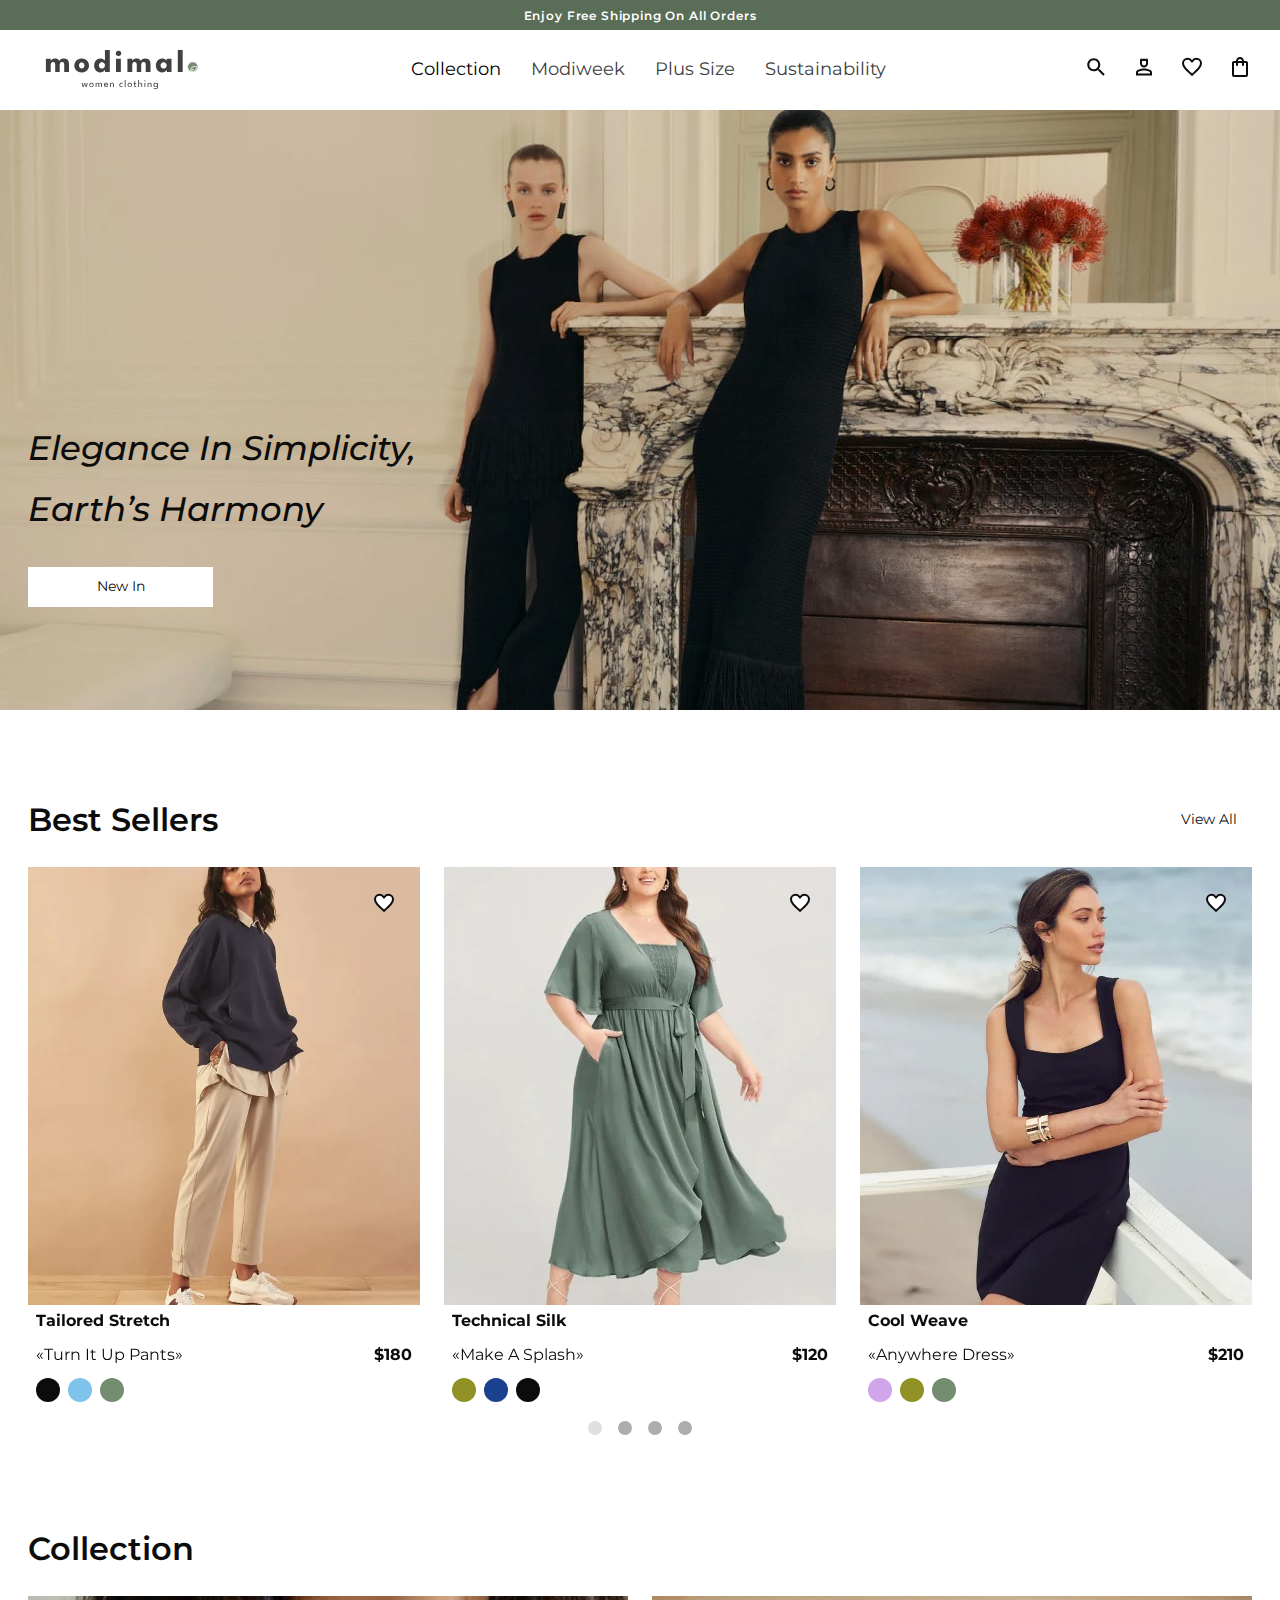
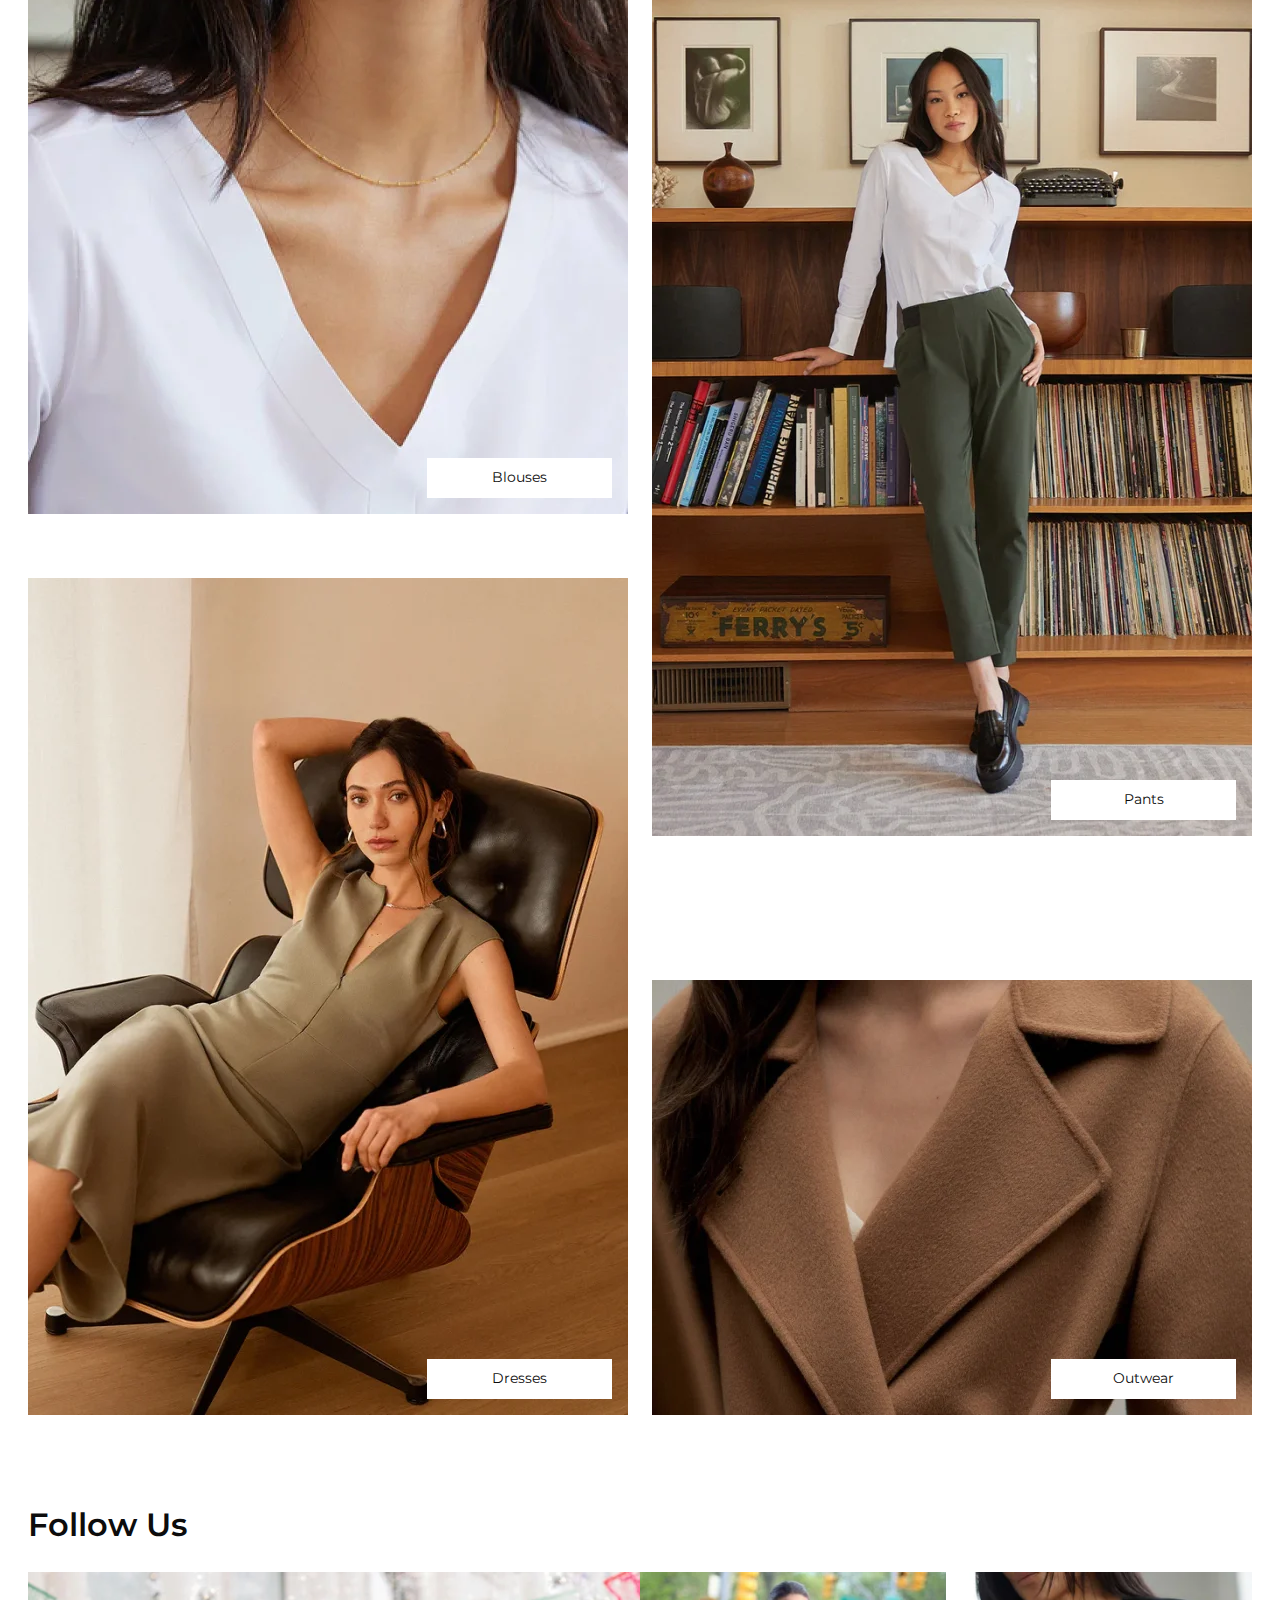
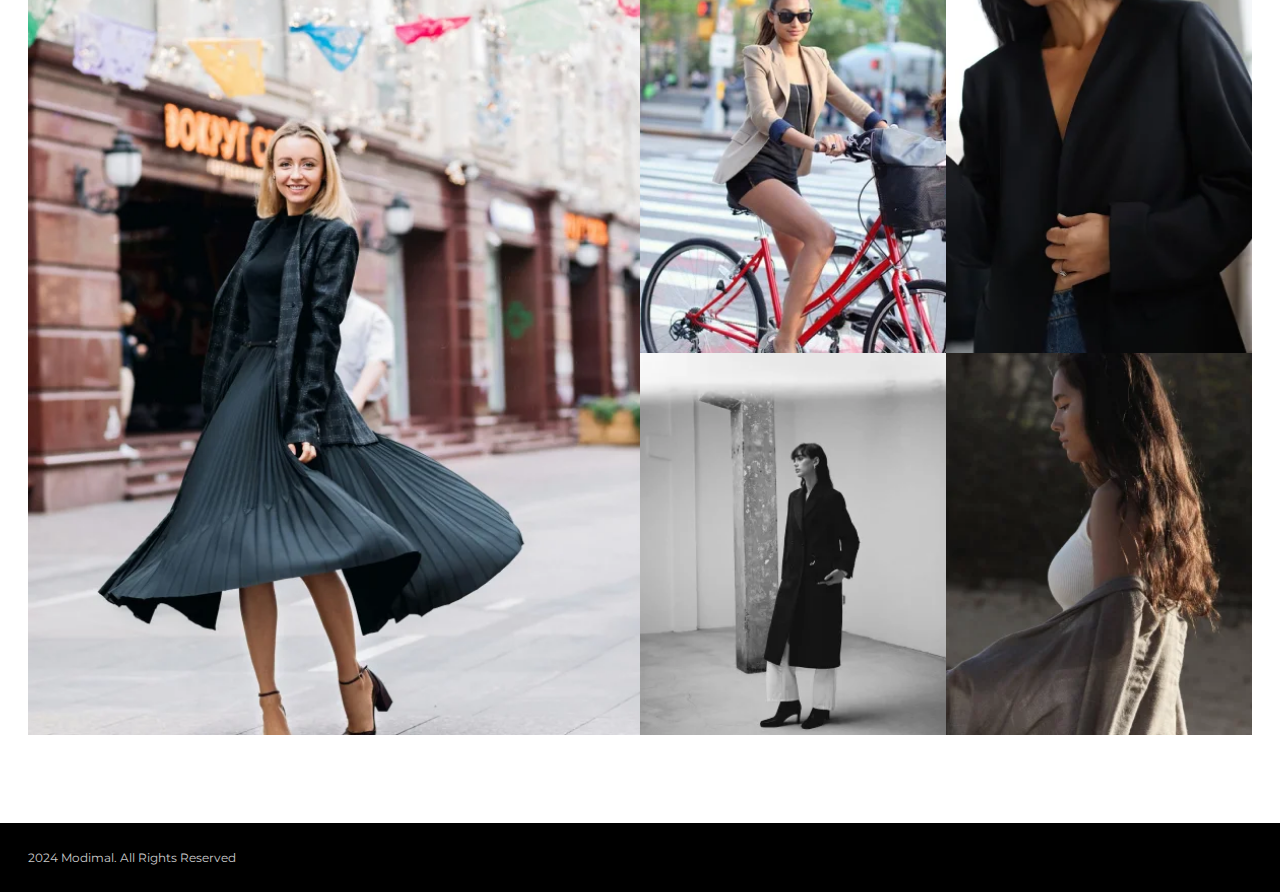
<file: docs/index.html>
<!DOCTYPE html><html lang="en"><head><meta charset="UTF-8"/><meta http-equiv="X-UA-Compatible" content="IE=edge"/><meta name="viewport" content="width=device-width, initial-scale=1.0"/><title>Modimal</title><link rel="stylesheet" href="./css/main.css"/><link rel="icon" type="image/x-icon" href="./img/favicons/favicon.svg"><link rel="apple-touch-icon" sizes="180x180" href="./img/favicons/apple-touch-icon.png"></head><body><section class="top-info"><div class="container"><p> Enjoy Free Shipping On&#160;All Orders</p></div></section><header class="header"><div class="container"><div class="header__row"><div class="header__logo"> <a href="#!" class="logo"><img src="./img/logo/logo.svg" alt="Modimal"></a></div><nav class="header__nav nav"><ul class="nav__list"><li><a href="#!" class="active">Collection</a></li><li><a href="#!">Modiweek</a></li><li><a href="#!">Plus Size</a></li><li><a href="#!">Sustainability</a></li></ul></nav><div class="header__account header__account--first"><ul class="account"><li class="account__menu"> <button class="mobile-nav-btn"><div class="nav-icon"></div></button></li><li class="account__search"> <a href="#!"><svg class="icon icon--search"><use href="./img/svgsprite/sprite.symbol.svg#search"></use></svg></a></li><li> <a href="#!"><svg class="icon icon--person"><use href="./img/svgsprite/sprite.symbol.svg#person"></use></svg></a></li></ul></div><div class="header__account"><ul class="account"><li><a href="#!"><svg class="icon icon--favorite"><use href="./img/svgsprite/sprite.symbol.svg#favorite"></use></svg></a></li><li><a href="#!"><svg class="icon icon--bag"><use href="./img/svgsprite/sprite.symbol.svg#bag"></use></svg></a></li></ul></div><div class="header__nav-btn"> <button class="mobile-nav-btn"><div class="nav-icon"></div></button></div></div></div></header><div class="mobile-nav "><div class="mobile-nav__links"><ul class="mobile-links"><li class="mobile-links__parent"> <button class="mobile-links__parent-btn"> <span class="mobile-links__parent-title">Collection</span><svg class="mobile-links__parent-btn__icon icon icon--arrow "><use href="./img/svgsprite/sprite.symbol.svg#arrow"></use></svg></button><div class="mobile-sub"><ul class="mobile-sub-list"><li class="mobile-sub-list__item"> <a href="#!" class="mobile-sub-list__link">shop all</a></li><li class="mobile-sub-list__item"> <a href="#!" class="mobile-sub-list__link">tops & blouses</a></li><li class="mobile-sub-list__item"> <a href="#!" class="mobile-sub-list__link">tees</a></li><li class="mobile-sub-list__item"> <a href="#!" class="mobile-sub-list__link">pants</a></li><li class="mobile-sub-list__item"> <a href="#!" class="mobile-sub-list__link">jackets & outwears</a></li><li class="mobile-sub-list__item"> <a href="#!" class="mobile-sub-list__link">pullovers</a></li><li class="mobile-sub-list__item"> <a href="#!" class="mobile-sub-list__link">dresses & jumpsuits</a></li><li class="mobile-sub-list__item"> <a href="#!" class="mobile-sub-list__link">short & skirts</a></li></ul></div></li><li class="mobile-links__parent"> <button class="mobile-links__parent-btn"> <span class="mobile-links__parent-title">Modiweek</span><svg class="icon icon--arrow mobile-links__parent-btn__icon"><use href="./img/svgsprite/sprite.symbol.svg#arrow"></use></svg></button><div class="mobile-sub"><ul class="mobile-sub-list"><li class="mobile-sub-list__item"> <a href="#!" class="mobile-sub-list__link">shop all</a></li><li class="mobile-sub-list__item"> <a href="#!" class="mobile-sub-list__link">tops & blouses</a></li><li class="mobile-sub-list__item"> <a href="#!" class="mobile-sub-list__link">tees</a></li><li class="mobile-sub-list__item"> <a href="#!" class="mobile-sub-list__link">pants</a></li><li class="mobile-sub-list__item"> <a href="#!" class="mobile-sub-list__link">jackets & outwears</a></li><li class="mobile-sub-list__item"> <a href="#!" class="mobile-sub-list__link">pullovers</a></li><li class="mobile-sub-list__item"> <a href="#!" class="mobile-sub-list__link">dresses & jumpsuits</a></li><li class="mobile-sub-list__item"> <a href="#!" class="mobile-sub-list__link">short & skirts</a></li></ul></div></li><li class="mobile-links__parent"> <button class="mobile-links__parent-btn"> <span class="mobile-links__parent-title">Plus size</span><svg class="icon icon--arrow mobile-links__parent-btn__icon"><use href="./img/svgsprite/sprite.symbol.svg#arrow"></use></svg></button><div class="mobile-sub"><ul class="mobile-sub-list"><li class="mobile-sub-list__item"> <a href="#!" class="mobile-sub-list__link">shop all</a></li><li class="mobile-sub-list__item"> <a href="#!" class="mobile-sub-list__link">tops & blouses</a></li><li class="mobile-sub-list__item"> <a href="#!" class="mobile-sub-list__link">tees</a></li><li class="mobile-sub-list__item"> <a href="#!" class="mobile-sub-list__link">pants</a></li><li class="mobile-sub-list__item"> <a href="#!" class="mobile-sub-list__link">jackets & outwears</a></li><li class="mobile-sub-list__item"> <a href="#!" class="mobile-sub-list__link">pullovers</a></li><li class="mobile-sub-list__item"> <a href="#!" class="mobile-sub-list__link">dresses & jumpsuits</a></li><li class="mobile-sub-list__item"> <a href="#!" class="mobile-sub-list__link">short & skirts</a></li></ul></div></li></ul></div><div class="mobile-nav__btns"> <a href="#!" class="btn-outline"><svg class="icon icon--person"><use href="./img/svgsprite/sprite.symbol.svg#person"></use></svg>Log In</a> <a href="#!" class="btn-outline">Create Account</a></div></div><main class="main"><section class="hero"><div class="container"><div class="hero__content"><h1 class="hero__title"> Elegance in&#160;simplicity, Earth&#8217;s harmony</h1> <a href="#!" class="btn">New In</a></div></div></section><section class="best"><div class="container"><div class="best__title-wrapper"><h2 class="best__title title">Best Sellers</h2><div class="best__link"> <a href="#!" class="btn btn--small">View All</a></div></div><div class="best__cards"><div class="swiper"><div class="swiper-wrapper"><div class="swiper-slide"><article class="card"><div class="card__fav-btn"> <button class="card__btn-fav"><svg class="icon icon--favorite"><use href="./img/svgsprite/sprite.symbol.svg#favorite"></use></svg></button></div><div class="card__picture"><picture><source srcset="./img/best/best-01.webp 1x, ./img/best/best-01@2x.webp 2x" type="image/webp"><source srcset="./img/best/best-01.jpg 1x, ./img/best/best-01@2x.jpg 2x" type="image/jpeg"> <img src="./img/best/best-01.jpg" alt="Tailored stretch" class="card__img"></picture></div><div class="card__body"><h3 class="card__title"> <a href="#!">tailored stretch</a></h3><div class="card__cols"><div class="card__desc">&#171;turn it&#160;up&#160;pants&#187;</div><div class="card__price">$180</div></div><div class="card__colors"><div class="color color--black"></div><div class="color color--blue"></div><div class="color color--green"></div></div></div></article></div><div class="swiper-slide"><article class="card"><div class="card__fav-btn"> <button class="card__btn-fav"><svg class="icon icon--favorite"><use href="./img/svgsprite/sprite.symbol.svg#favorite"></use></svg></button></div><div class="card__picture"><picture><source srcset="./img/best/best-02.webp 1x, ./img/best/best-02@2x.webp 2x" type="image/webp"><source srcset="./img/best/best-02.jpg 1x, ./img/best/best-02@2x.jpg 2x" type="image/jpeg"> <img src="./img/best/best-02.jpg" alt="Tailored stretch" class="card__img"></picture></div><div class="card__body"><h3 class="card__title"> <a href="#!">Technical Silk</a></h3><div class="card__cols"><div class="card__desc">&#171;Make A&#160;Splash&#187;</div><div class="card__price">$120</div></div><div class="card__colors"><div class="color color--olive"></div><div class="color color--navy"></div><div class="color color--black"></div></div></div></article></div><div class="swiper-slide"><article class="card"><div class="card__fav-btn"> <button class="card__btn-fav"><svg class="icon icon--favorite"><use href="./img/svgsprite/sprite.symbol.svg#favorite"></use></svg></button></div><div class="card__picture"><picture><source srcset="./img/best/best-03.webp 1x, ./img/best/best-03@2x.webp 2x" type="image/webp"><source srcset="./img/best/best-03.jpg 1x, ./img/best/best-03@2x.jpg 2x" type="image/jpeg"> <img src="./img/best/best-03.jpg" alt="Tailored stretch" class="card__img"></picture></div><div class="card__body"><h3 class="card__title"> <a href="#!">Cool Weave</a></h3><div class="card__cols"><div class="card__desc">&#171;Anywhere Dress&#187;</div><div class="card__price">$210</div></div><div class="card__colors"><div class="color color--pink"></div><div class="color color--olive"></div><div class="color color--green"></div></div></div></article></div><div class="swiper-slide"><article class="card"><div class="card__fav-btn"> <button class="card__btn-fav"><svg class="icon icon--favorite"><use href="./img/svgsprite/sprite.symbol.svg#favorite"></use></svg></button></div><div class="card__picture"><picture><source srcset="./img/best/best-04.webp 1x, ./img/best/best-04@2x.webp 2x" type="image/webp"><source srcset="./img/best/best-04.jpg 1x, ./img/best/best-04@2x.jpg 2x" type="image/jpeg"> <img src="./img/best/best-04.jpg" alt="Tailored stretch" class="card__img"></picture></div><div class="card__body"><h3 class="card__title"> <a href="#!">Cool Dress</a></h3><div class="card__cols"><div class="card__desc">&#171;Anywhere Dress&#187;</div><div class="card__price">$210</div></div><div class="card__colors"><div class="color color--white"></div><div class="color color--black"></div><div class="color color--green"></div></div></div></article></div><div class="swiper-slide"><article class="card"><div class="card__fav-btn"> <button class="card__btn-fav"><svg class="icon icon--favorite"><use href="./img/svgsprite/sprite.symbol.svg#favorite"></use></svg></button></div><div class="card__picture"><picture><source srcset="./img/best/best-05.webp 1x, ./img/best/best-05@2x.webp 2x" type="image/webp"><source srcset="./img/best/best-05.jpg 1x, ./img/best/best-05@2x.jpg 2x" type="image/jpeg"> <img src="./img/best/best-05.jpg" alt="Tailored stretch" class="card__img"></picture></div><div class="card__body"><h3 class="card__title"> <a href="#!">Cool Blause</a></h3><div class="card__cols"><div class="card__desc">&#171;Anywhere Dress&#187;</div><div class="card__price">$210</div></div><div class="card__colors"><div class="color color--blue"></div><div class="color color--white"></div><div class="color color--green"></div></div></div></article></div><div class="swiper-slide"><article class="card"><div class="card__fav-btn"> <button class="card__btn-fav"><svg class="icon icon--favorite"><use href="./img/svgsprite/sprite.symbol.svg#favorite"></use></svg></button></div><div class="card__picture"><picture><source srcset="./img/best/best-06.webp 1x, ./img/best/best-06@2x.webp 2x" type="image/webp"><source srcset="./img/best/best-06.jpg 1x, ./img/best/best-06@2x.jpg 2x" type="image/jpeg"> <img src="./img/best/best-06.jpg" alt="Tailored stretch" class="card__img"></picture></div><div class="card__body"><h3 class="card__title"> <a href="#!">Summer Dress</a></h3><div class="card__cols"><div class="card__desc">&#171;Anywhere Dress&#187;</div><div class="card__price">$210</div></div><div class="card__colors"><div class="color color--white"></div><div class="color color--olive"></div><div class="color color--green"></div></div></div></article></div></div><div class="swiper-pagination"></div></div></div></div></section><section class="collection"><div class="container"><h2 class="collection__title title"> Collection</h2><div class="collection__cols"><div class="collection__col"><article class="card-collection"><picture><source srcset="./img/collection/collection-01.webp 1x, ./img/collection/collection-01@2x.webp 2x" type="image/webp"><source srcset="./img/collection/collection-01.jpg 1x, ./img/collection/collection-01@2x.jpg 2x" type="image/jpeg"> <img src="./img/collection/collection-01.jpg" alt="Blouses" class="card-collection__img"></picture><div class="card-collection__link"> <a href="#!" class="btn btn--mobile-wide">Blouses</a></div></article><article class="card-collection"><picture><source srcset="./img/collection/collection-02.webp 1x, ./img/collection/collection-02@2x.webp 2x" type="image/webp"><source srcset="./img/collection/collection-02.jpg 1x, ./img/collection/collection-02@2x.jpg 2x" type="image/jpeg"> <img src="./img/collection/collection-02.jpg" alt="Blouses" class="card-collection__img"></picture><div class="card-collection__link"> <a href="#!" class="btn btn--mobile-wide">Dresses</a></div></article></div><div class="collection__col"><article class="card-collection"><picture><source srcset="./img/collection/collection-03.webp 1x, ./img/collection/collection-03@2x.webp 2x" type="image/webp"><source srcset="./img/collection/collection-03.jpg 1x, ./img/collection/collection-03@2x.jpg 2x" type="image/jpeg"> <img src="./img/collection/collection-03.jpg" alt="Blouses" class="card-collection__img"></picture><div class="card-collection__link"> <a href="#!" class="btn btn--mobile-wide">Pants</a></div></article><article class="card-collection"><picture><source srcset="./img/collection/collection-04.webp 1x, ./img/collection/collection-04@2x.webp 2x" type="image/webp"><source srcset="./img/collection/collection-04.jpg 1x, ./img/collection/collection-04@2x.jpg 2x" type="image/jpeg"> <img src="./img/collection/collection-04.jpg" alt="Blouses" class="card-collection__img"></picture><div class="card-collection__link"> <a href="#!" class="btn btn--mobile-wide">Outwear</a></div></article></div></div></div></section><section class="follow"><div class="container"><h2 class="follow__title title">Follow us</h2><div class="follow__grid"><picture><source srcset="./img/follow/follow-01.webp 1x, ./img/follow/follow-01@2x.webp 2x" type="image/webp"><source srcset="./img/follow/follow-01.jpg 1x, ./img/follow/follow-01@2x.jpg 2x" type="image/jpeg"> <img src="./img/follow/follow-01.jpg" alt="" class="follow__img"></picture><picture><source srcset="./img/follow/follow-02.webp 1x, ./img/follow/follow-02@2x.webp 2x" type="image/webp"><source srcset="./img/follow/follow-02.jpg 1x, ./img/follow/follow-02@2x.jpg 2x" type="image/jpeg"> <img src="./img/follow/follow-02.jpg" alt="" class="follow__img"></picture><picture><source srcset="./img/follow/follow-03.webp 1x, ./img/follow/follow-03@2x.webp 2x" type="image/webp"><source srcset="./img/follow/follow-03.jpg 1x, ./img/follow/follow-03@2x.jpg 2x" type="image/jpeg"> <img src="./img/follow/follow-03.jpg" alt="" class="follow__img"></picture><picture><source srcset="./img/follow/follow-04.webp 1x, ./img/follow/follow-04@2x.webp 2x" type="image/webp"><source srcset="./img/follow/follow-04.jpg 1x, ./img/follow/follow-04@2x.jpg 2x" type="image/jpeg"> <img src="./img/follow/follow-04.jpg" alt="" class="follow__img"></picture><picture><source srcset="./img/follow/follow-05.webp 1x, ./img/follow/follow-05@2x.webp 2x" type="image/webp"><source srcset="./img/follow/follow-05.jpg 1x, ./img/follow/follow-05@2x.jpg 2x" type="image/jpeg"> <img src="./img/follow/follow-05.jpg" alt="" class="follow__img"></picture></div></div></section></main><footer class="footer"><div class="container"><div class="footer__copyright"><p>2024 modimal. All Rights Reserved</p></div></div></footer><script src="./js/index.bundle.js"></script></body></html>
</file>
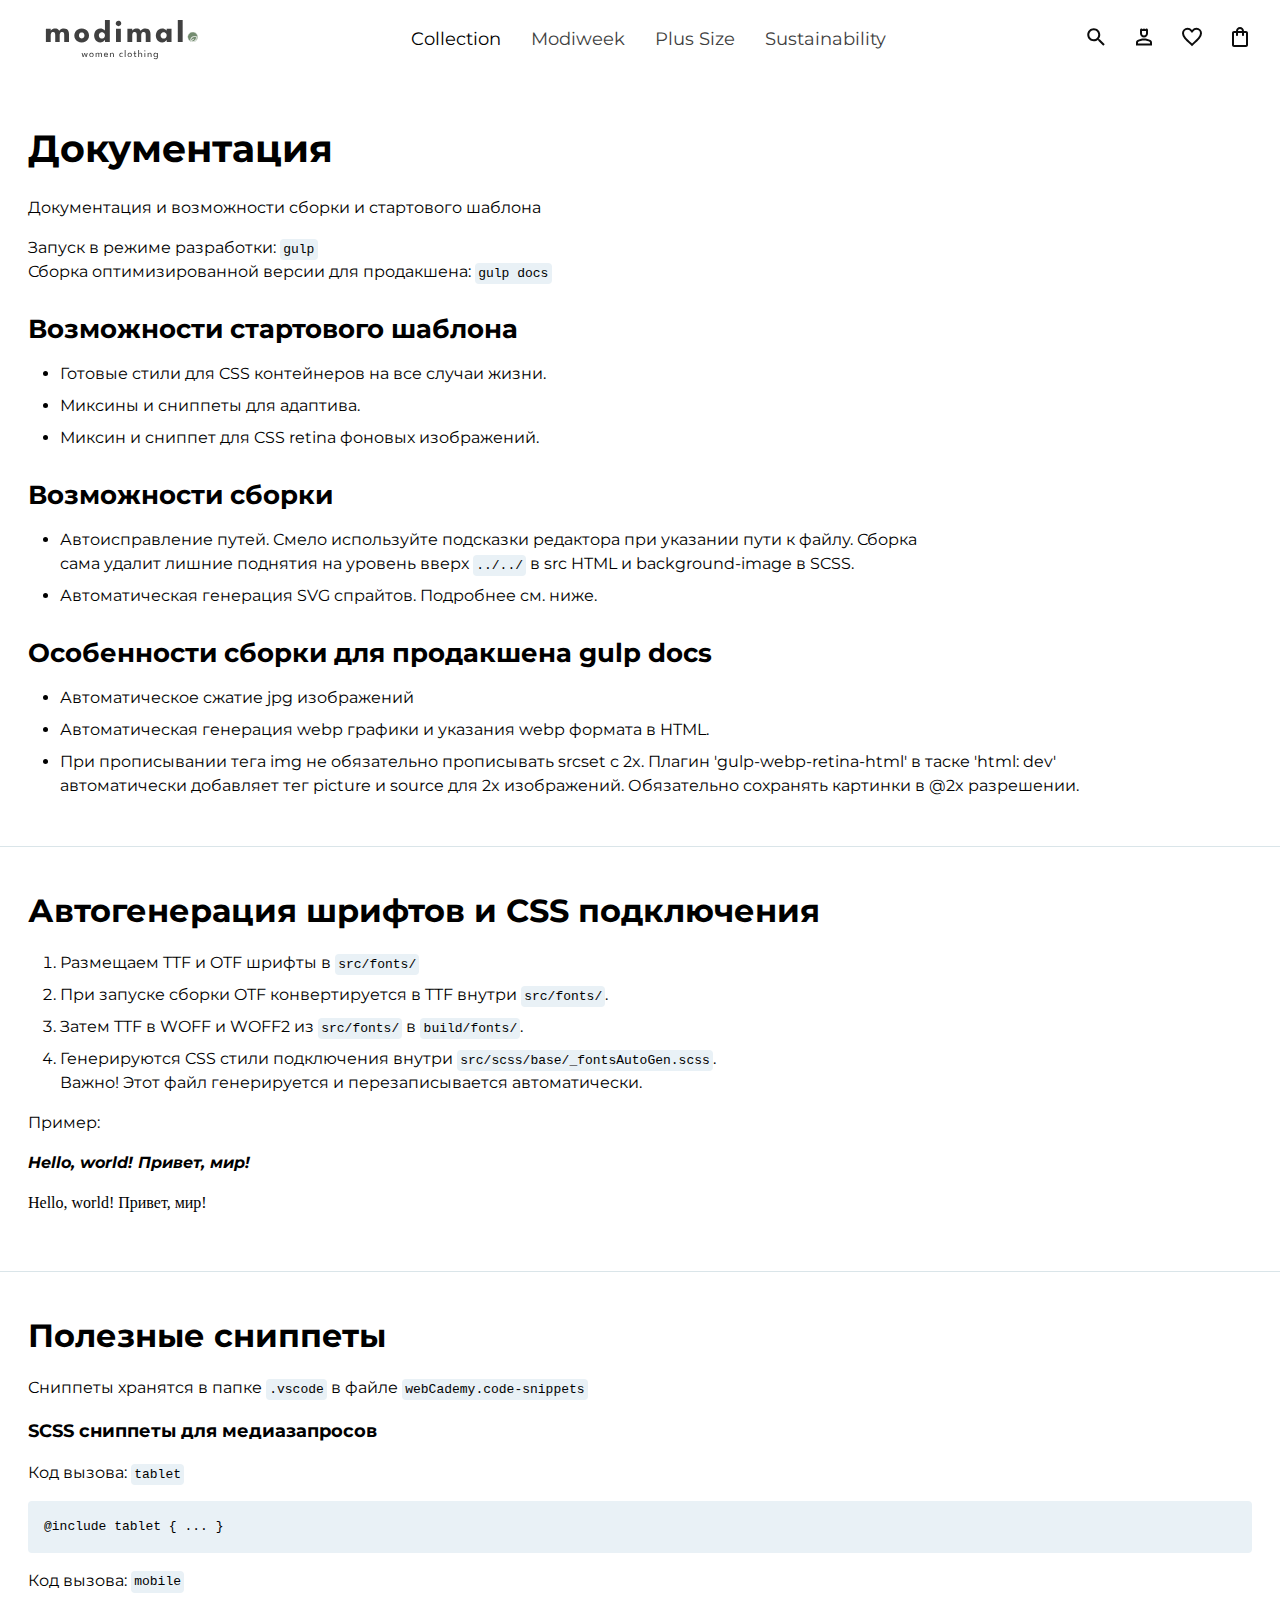
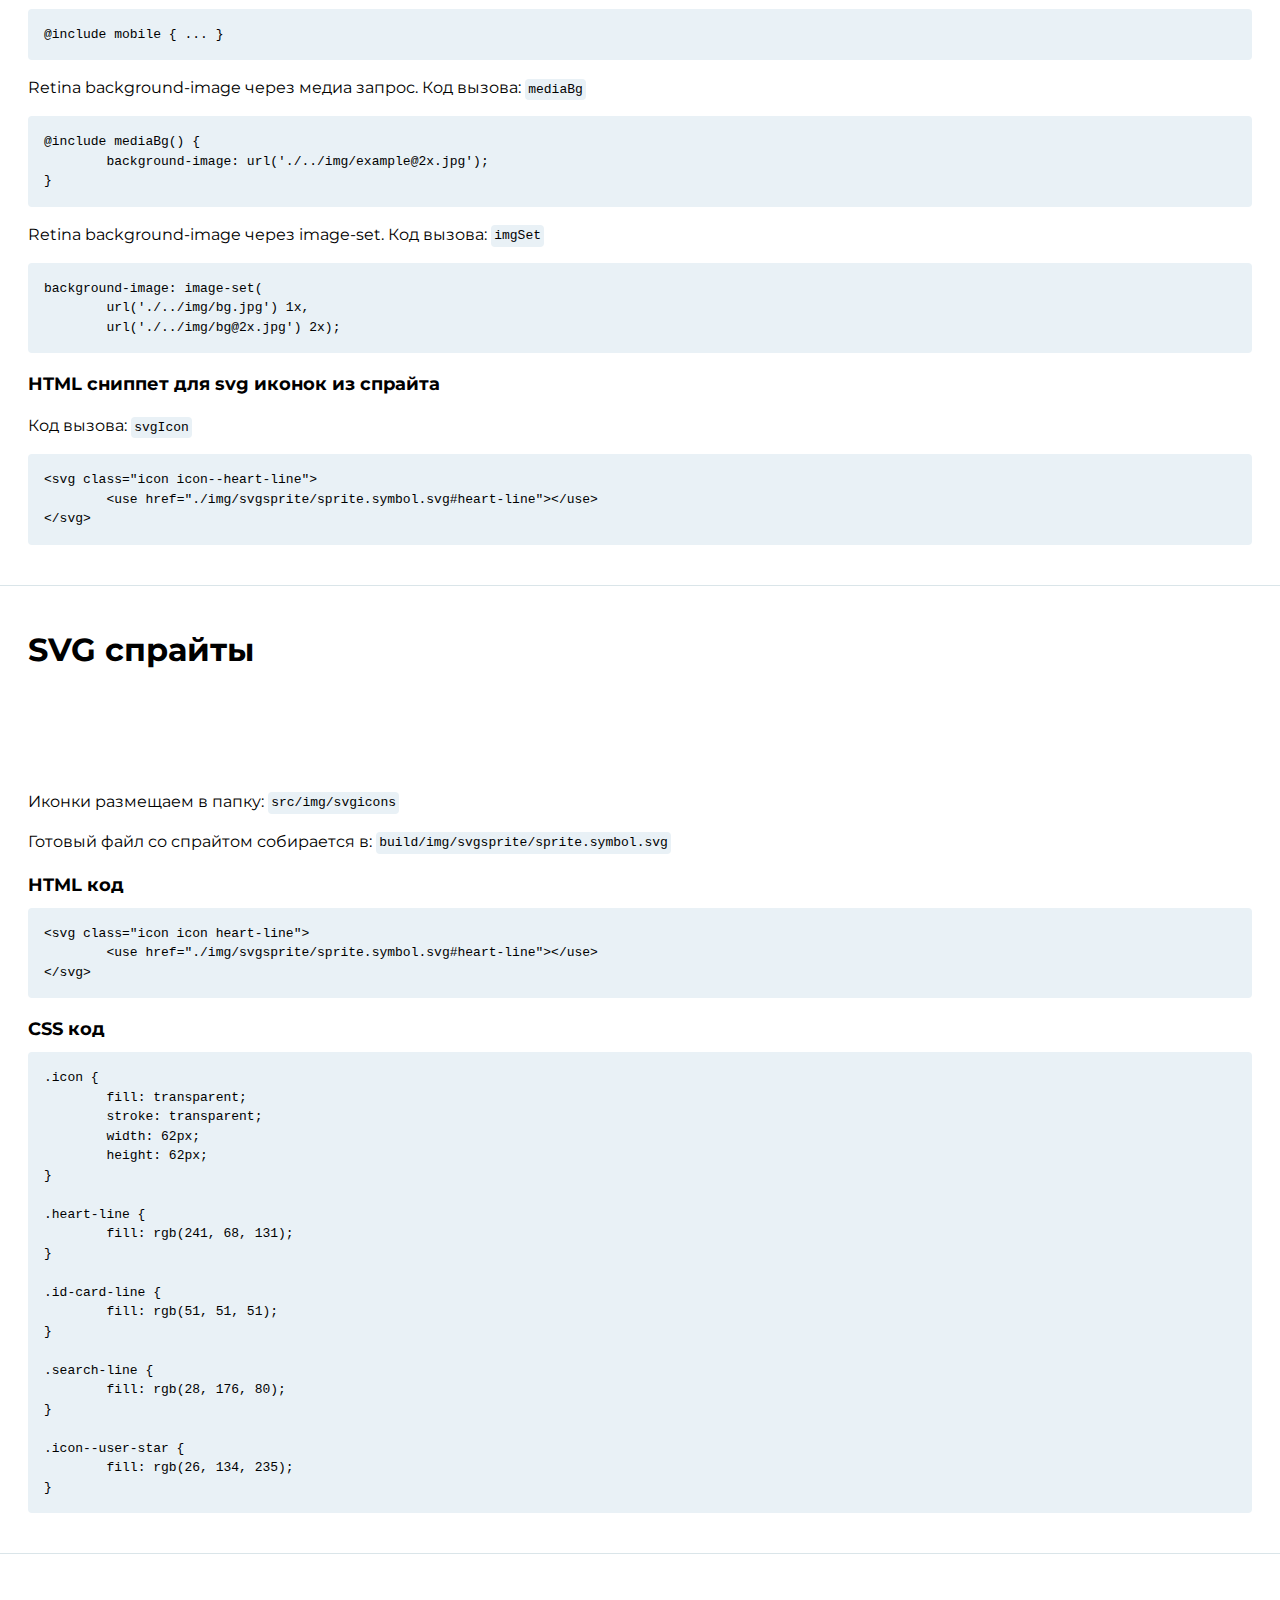
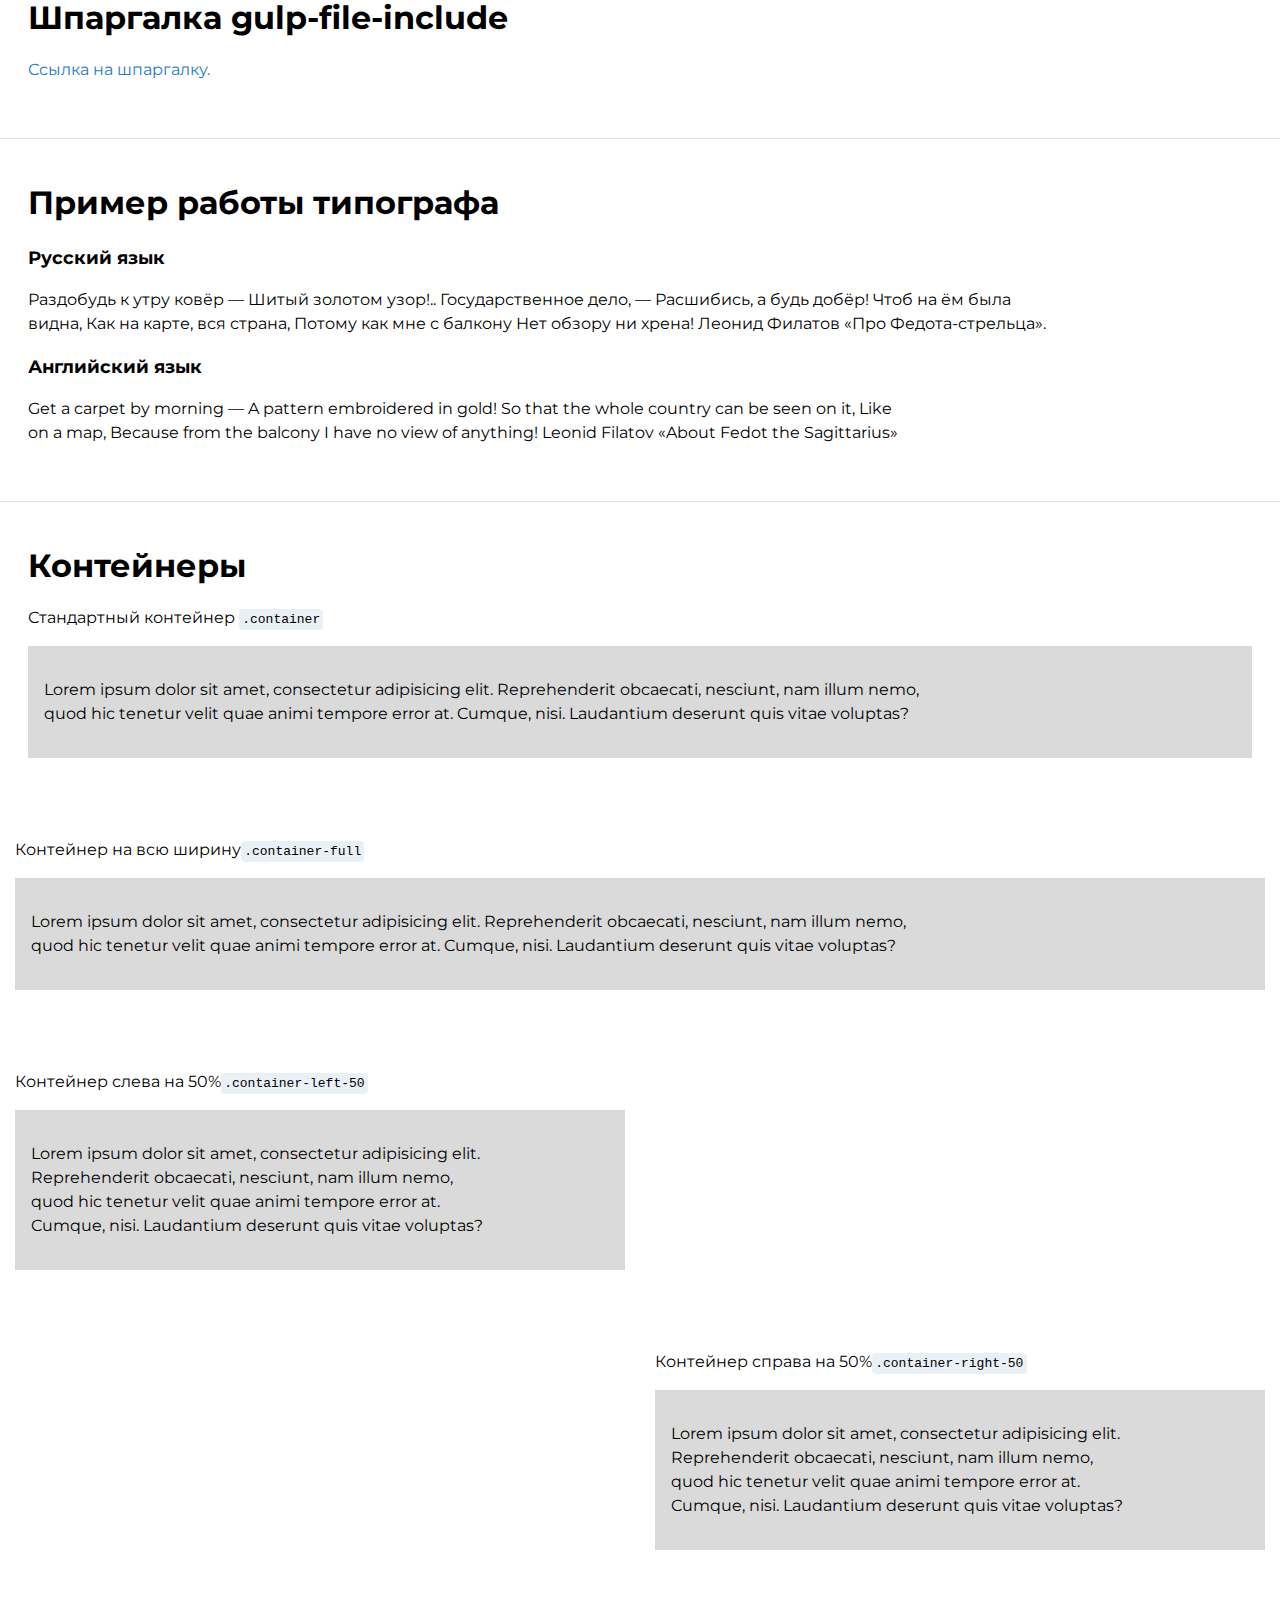
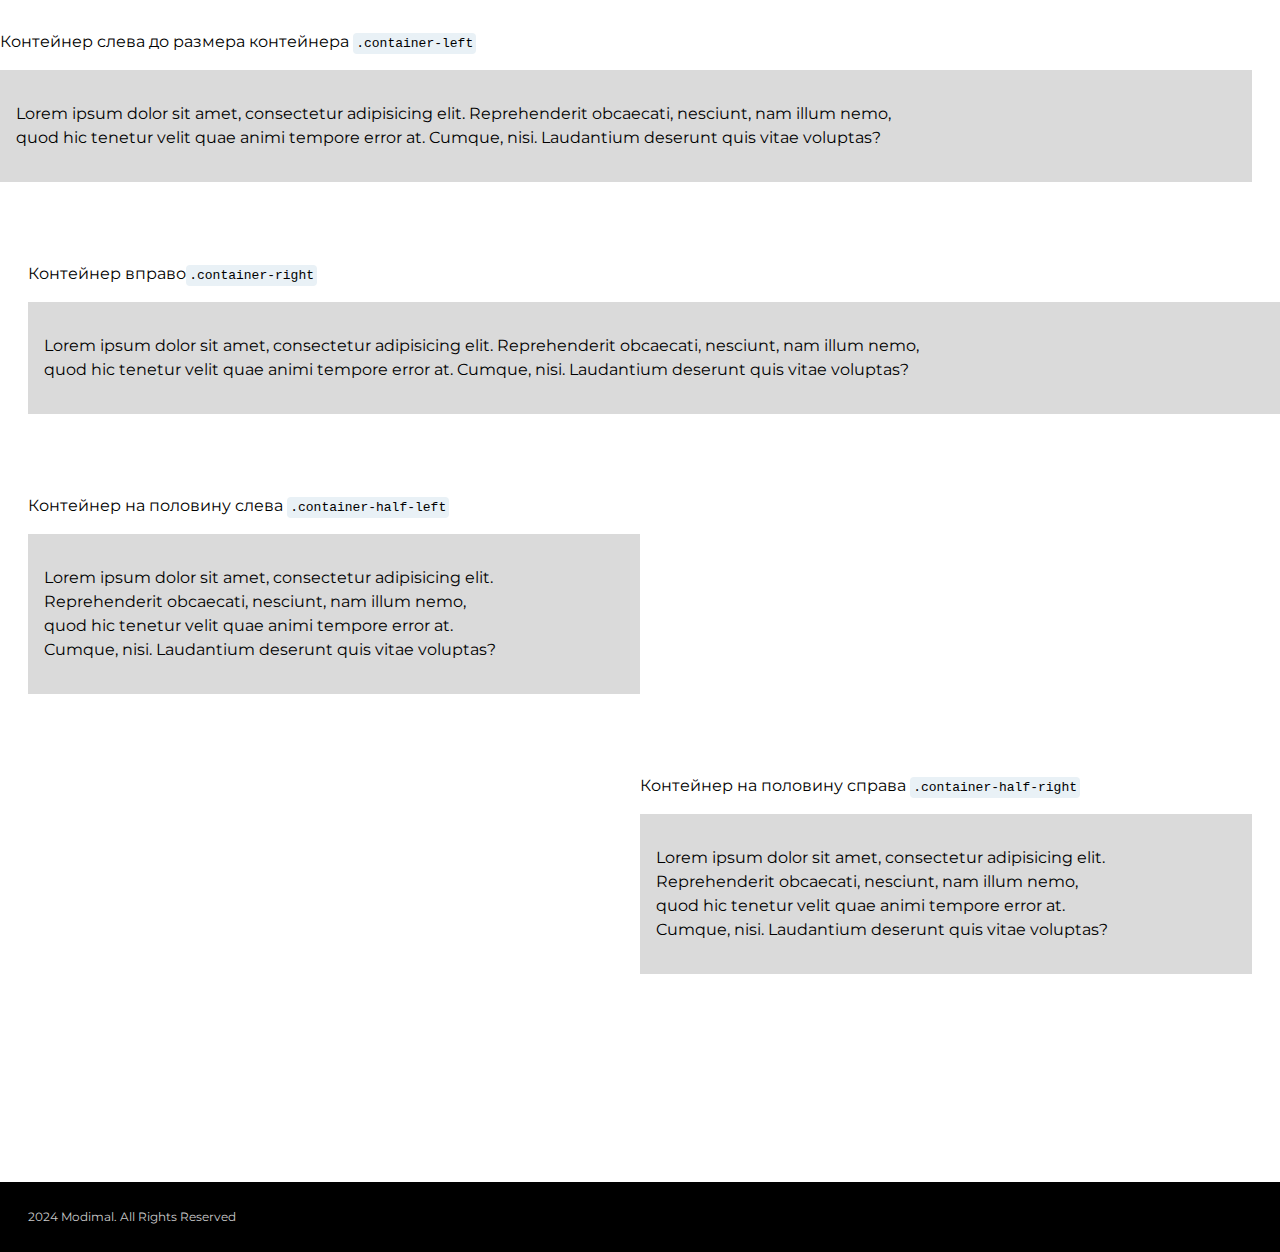
<file: docs/docs.html>
<!DOCTYPE html><html lang="en"><head><meta charset="UTF-8"/><meta http-equiv="X-UA-Compatible" content="IE=edge"/><meta name="viewport" content="width=device-width, initial-scale=1.0"/><title>Стартовый шаблон | ВебКадеми</title><link rel="stylesheet" href="./css/main.css"/><link rel="icon" type="image/x-icon" href="./img/favicons/favicon.svg"><link rel="apple-touch-icon" sizes="180x180" href="./img/favicons/apple-touch-icon.png"></head><body><header class="header"><div class="container"><div class="header__row"><div class="header__logo"> <a href="#!" class="logo"><img src="./img/logo/logo.svg" alt="Modimal"></a></div><nav class="header__nav nav"><ul class="nav__list"><li><a href="#!" class="active">Collection</a></li><li><a href="#!">Modiweek</a></li><li><a href="#!">Plus Size</a></li><li><a href="#!">Sustainability</a></li></ul></nav><div class="header__account header__account--first"><ul class="account"><li class="account__menu"> <button class="mobile-nav-btn"><div class="nav-icon"></div></button></li><li class="account__search"> <a href="#!"><svg class="icon icon--search"><use href="./img/svgsprite/sprite.symbol.svg#search"></use></svg></a></li><li> <a href="#!"><svg class="icon icon--person"><use href="./img/svgsprite/sprite.symbol.svg#person"></use></svg></a></li></ul></div><div class="header__account"><ul class="account"><li><a href="#!"><svg class="icon icon--favorite"><use href="./img/svgsprite/sprite.symbol.svg#favorite"></use></svg></a></li><li><a href="#!"><svg class="icon icon--bag"><use href="./img/svgsprite/sprite.symbol.svg#bag"></use></svg></a></li></ul></div><div class="header__nav-btn"> <button class="mobile-nav-btn"><div class="nav-icon"></div></button></div></div></div></header><div class="mobile-nav "><div class="mobile-nav__links"><ul class="mobile-links"><li class="mobile-links__parent"> <button class="mobile-links__parent-btn"> <span class="mobile-links__parent-title">Collection</span><svg class="mobile-links__parent-btn__icon icon icon--arrow "><use href="./img/svgsprite/sprite.symbol.svg#arrow"></use></svg></button><div class="mobile-sub"><ul class="mobile-sub-list"><li class="mobile-sub-list__item"> <a href="#!" class="mobile-sub-list__link">shop all</a></li><li class="mobile-sub-list__item"> <a href="#!" class="mobile-sub-list__link">tops & blouses</a></li><li class="mobile-sub-list__item"> <a href="#!" class="mobile-sub-list__link">tees</a></li><li class="mobile-sub-list__item"> <a href="#!" class="mobile-sub-list__link">pants</a></li><li class="mobile-sub-list__item"> <a href="#!" class="mobile-sub-list__link">jackets & outwears</a></li><li class="mobile-sub-list__item"> <a href="#!" class="mobile-sub-list__link">pullovers</a></li><li class="mobile-sub-list__item"> <a href="#!" class="mobile-sub-list__link">dresses & jumpsuits</a></li><li class="mobile-sub-list__item"> <a href="#!" class="mobile-sub-list__link">short & skirts</a></li></ul></div></li><li class="mobile-links__parent"> <button class="mobile-links__parent-btn"> <span class="mobile-links__parent-title">Modiweek</span><svg class="icon icon--arrow mobile-links__parent-btn__icon"><use href="./img/svgsprite/sprite.symbol.svg#arrow"></use></svg></button><div class="mobile-sub"><ul class="mobile-sub-list"><li class="mobile-sub-list__item"> <a href="#!" class="mobile-sub-list__link">shop all</a></li><li class="mobile-sub-list__item"> <a href="#!" class="mobile-sub-list__link">tops & blouses</a></li><li class="mobile-sub-list__item"> <a href="#!" class="mobile-sub-list__link">tees</a></li><li class="mobile-sub-list__item"> <a href="#!" class="mobile-sub-list__link">pants</a></li><li class="mobile-sub-list__item"> <a href="#!" class="mobile-sub-list__link">jackets & outwears</a></li><li class="mobile-sub-list__item"> <a href="#!" class="mobile-sub-list__link">pullovers</a></li><li class="mobile-sub-list__item"> <a href="#!" class="mobile-sub-list__link">dresses & jumpsuits</a></li><li class="mobile-sub-list__item"> <a href="#!" class="mobile-sub-list__link">short & skirts</a></li></ul></div></li><li class="mobile-links__parent"> <button class="mobile-links__parent-btn"> <span class="mobile-links__parent-title">Plus size</span><svg class="icon icon--arrow mobile-links__parent-btn__icon"><use href="./img/svgsprite/sprite.symbol.svg#arrow"></use></svg></button><div class="mobile-sub"><ul class="mobile-sub-list"><li class="mobile-sub-list__item"> <a href="#!" class="mobile-sub-list__link">shop all</a></li><li class="mobile-sub-list__item"> <a href="#!" class="mobile-sub-list__link">tops & blouses</a></li><li class="mobile-sub-list__item"> <a href="#!" class="mobile-sub-list__link">tees</a></li><li class="mobile-sub-list__item"> <a href="#!" class="mobile-sub-list__link">pants</a></li><li class="mobile-sub-list__item"> <a href="#!" class="mobile-sub-list__link">jackets & outwears</a></li><li class="mobile-sub-list__item"> <a href="#!" class="mobile-sub-list__link">pullovers</a></li><li class="mobile-sub-list__item"> <a href="#!" class="mobile-sub-list__link">dresses & jumpsuits</a></li><li class="mobile-sub-list__item"> <a href="#!" class="mobile-sub-list__link">short & skirts</a></li></ul></div></li></ul></div><div class="mobile-nav__btns"> <a href="#!" class="btn-outline"><svg class="icon icon--person"><use href="./img/svgsprite/sprite.symbol.svg#person"></use></svg>Log In</a> <a href="#!" class="btn-outline">Create Account</a></div></div><main class="docs"><section><div class="container"><h1 class="title-1">Документация</h1><p>Документация и&#160;возможности сборки и&#160;стартового шаблона</p><p> Запуск в&#160;режиме разработки: <code>gulp</code><br> Сборка оптимизированной версии для продакшена: <code>gulp docs</code></p><h3 class="title-3">Возможности стартового шаблона</h3><ul><li>Готовые стили для CSS контейнеров на&#160;все случаи жизни.</li><li>Миксины и&#160;сниппеты для адаптива.</li><li>Миксин и&#160;сниппет для CSS retina фоновых изображений.</li></ul><h3 class="title-3">Возможности сборки</h3><ul><li>Автоисправление путей. Смело используйте подсказки редактора при указании пути к&#160;файлу. Сборка сама удалит лишние поднятия на&#160;уровень вверх <code>../../</code> в&#160;src HTML и background-image в&#160;SCSS.</li><li>Автоматическая генерация SVG спрайтов. Подробнее см.&#160;ниже.</li></ul><h3 class="title-3">Особенности сборки для продакшена gulp docs</h3><ul><li>Автоматическое сжатие jpg изображений</li><li>Автоматическая генерация webp графики и&#160;указания webp формата в&#160;HTML.</li><li>При прописывании тега img не&#160;обязательно прописывать srcset с&#160;2x. Плагин 'gulp-webp-retina-html' в&#160;таске 'html: dev' автоматически добавляет тег picture и&#160;source для 2x изображений. Обязательно сохранять картинки в&#160;@2x разрешении.</li></ul></div></section><section><div class="container"><h2 class="title-2">Автогенерация шрифтов и&#160;CSS подключения</h2><ol><li>Размещаем TTF и&#160;OTF шрифты в&#160;<code>src/fonts/</code></li><li>При запуске сборки OTF конвертируется в&#160;TTF внутри <code>src/fonts/</code>.</li><li>Затем TTF в&#160;WOFF и&#160;WOFF2 из&#160;<code>src/fonts/</code> в&#160;<code>build/fonts/</code>.</li><li>Генерируются CSS стили подключения внутри <code>src/scss/base/_fontsAutoGen.scss</code>.<br> Важно! Этот файл генерируется и&#160;перезаписывается автоматически.</li></ol><p> Пример:</p><p class="font-1">Hello, world! Привет, мир!</p><p class="font-2">Hello, world! Привет, мир!</p></div></section><section><div class="container"><h2 class="title-2">Полезные сниппеты</h2><p>Сниппеты хранятся в&#160;папке <code>.vscode</code> в&#160;файле <code>webCademy.code-snippets</code></p><h4 class="title-4">SCSS сниппеты для медиазапросов</h4><p>Код вызова: <code>tablet</code></p><pre class="code">@include tablet { ... }</pre><p>Код вызова: <code>mobile</code></p><pre class="code">@include mobile { ... }</pre><p>Retina background-image через медиа запрос. Код вызова: <code>mediaBg</code></p><pre class="code">
@include mediaBg() {
	background-image: url('./../img/example@2x.jpg');
}</pre><p>Retina background-image через image-set. Код вызова: <code>imgSet</code></p><pre class="code">background-image: image-set(
	url('./../img/bg.jpg') 1x,
	url('./../img/bg@2x.jpg') 2x);</pre><h4 class="title-4">HTML сниппет для svg иконок из&#160;спрайта</h4><p>Код вызова: <code>svgIcon</code></p><pre class="code">
&lt;svg class="icon icon--heart-line"&gt;
	&lt;use href="./img/svgsprite/sprite.symbol.svg#heart-line"&gt;&lt;/use&gt;
&lt;/svg&gt;
</pre></div></section><section><div class="container"><h2 class="title-2">SVG спрайты</h2><div class="icons-wrapper"><svg class="icon icon--heart-line"><use href="./img/svgsprite/sprite.symbol.svg#heart-line"></use></svg><svg class="icon icon--id-card-line"><use href="./img/svgsprite/sprite.symbol.svg#id-card-line"></use></svg><svg class="icon icon--search-line"><use href="./img/svgsprite/sprite.symbol.svg#search-line"></use></svg><svg class="icon icon--user-star"><use href="./img/svgsprite/sprite.symbol.svg#user-star-line"></use></svg></div><p> Иконки размещаем в&#160;папку: <code>src/img/svgicons</code></p><p> Готовый файл со&#160;спрайтом собирается в: <code>build/img/svgsprite/sprite.symbol.svg</code></p><h4 class="title-4">HTML код</h4><pre class="code">&lt;svg class="icon icon heart-line"&gt;
	&lt;use href="./img/svgsprite/sprite.symbol.svg#heart-line"&gt;&lt;/use&gt;
&lt;/svg&gt;</pre><h4 class="title-4">CSS код</h4><pre class="code">.icon {
	fill: transparent;
	stroke: transparent;
	width: 62px;
	height: 62px;
}

.heart-line {
	fill: rgb(241, 68, 131);
}

.id-card-line {
	fill: rgb(51, 51, 51);
}

.search-line {
	fill: rgb(28, 176, 80);
}

.icon--user-star {
	fill: rgb(26, 134, 235);
}</pre></div></section><section><div class="container"><h2 class="title-2">Шпаргалка gulp-file-include</h2><p> <a href="https://opalescent-side-463.notion.site/Gulp-file-include-ae5885e857cc4658987dd30f40b77e74?pvs=4" target="_blank">Ссылка на&#160;шпаргалку.</a></p></div></section><section><div class="container"><h2 class="title-2">Пример работы типографа</h2><h4 class="title-4">Русский язык</h4><p>Раздобудь к&#160;утру ковёр&#160;&#8212; Шитый золотом узор!.. Государственное дело,&#160;&#8212; Расшибись, а&#160;будь добёр! Чтоб на&#160;ём&#160;была видна, Как на&#160;карте, вся страна, Потому как мне с&#160;балкону Нет обзору ни&#160;хрена! Леонид Филатов &#171;Про Федота-стрельца&#187;.</p><h4 class="title-4">Английский язык</h4><p>Get a&#160;carpet by&#160;morning&#160;&#8212; A&#160;pattern embroidered in&#160;gold! So&#160;that the whole country can be&#160;seen on&#160;it, Like on&#160;a&#160;map, Because from the balcony I&#160;have no&#160;view of&#160;anything! Leonid Filatov &#171;About Fedot the Sagittarius&#187;</p></div></section><section><div class="container"><h2 class="title-2">Контейнеры</h2></div><div class="container"><p>Стандартный контейнер <code>.container</code></p><div class="content-demo"><p>Lorem ipsum dolor sit amet, consectetur adipisicing elit. Reprehenderit obcaecati, nesciunt, nam illum nemo, quod hic tenetur velit quae animi tempore error&#160;at. Cumque, nisi. Laudantium deserunt quis vitae voluptas?</p></div></div><div class="container-full"><p>Контейнер на&#160;всю ширину<code>.container-full</code></p><div class="content-demo"><p>Lorem ipsum dolor sit amet, consectetur adipisicing elit. Reprehenderit obcaecati, nesciunt, nam illum nemo, quod hic tenetur velit quae animi tempore error&#160;at. Cumque, nisi. Laudantium deserunt quis vitae voluptas?</p></div></div><div class="container-left-50"><p>Контейнер слева на&#160;50%<code>.container-left-50</code></p><div class="content-demo"><p>Lorem ipsum dolor sit amet, consectetur adipisicing elit. Reprehenderit obcaecati, nesciunt, nam illum nemo, quod hic tenetur velit quae animi tempore error&#160;at. Cumque, nisi. Laudantium deserunt quis vitae voluptas?</p></div></div><div class="container-right-50"><p>Контейнер справа на&#160;50%<code>.container-right-50</code></p><div class="content-demo"><p>Lorem ipsum dolor sit amet, consectetur adipisicing elit. Reprehenderit obcaecati, nesciunt, nam illum nemo, quod hic tenetur velit quae animi tempore error&#160;at. Cumque, nisi. Laudantium deserunt quis vitae voluptas?</p></div></div><div class="container-left"><p>Контейнер слева до&#160;размера контейнера <code>.container-left</code></p><div class="content-demo"><p>Lorem ipsum dolor sit amet, consectetur adipisicing elit. Reprehenderit obcaecati, nesciunt, nam illum nemo, quod hic tenetur velit quae animi tempore error&#160;at. Cumque, nisi. Laudantium deserunt quis vitae voluptas?</p></div></div><div class="container-right"><p>Контейнер вправо<code>.container-right</code></p><div class="content-demo"><p>Lorem ipsum dolor sit amet, consectetur adipisicing elit. Reprehenderit obcaecati, nesciunt, nam illum nemo, quod hic tenetur velit quae animi tempore error&#160;at. Cumque, nisi. Laudantium deserunt quis vitae voluptas?</p></div></div><div class="container-half-left"><p>Контейнер на&#160;половину слева <code>.container-half-left</code></p><div class="content-demo"><p>Lorem ipsum dolor sit amet, consectetur adipisicing elit. Reprehenderit obcaecati, nesciunt, nam illum nemo, quod hic tenetur velit quae animi tempore error&#160;at. Cumque, nisi. Laudantium deserunt quis vitae voluptas?</p></div></div><div class="container-half-right"><p>Контейнер на&#160;половину справа <code>.container-half-right</code></p><div class="content-demo"><p>Lorem ipsum dolor sit amet, consectetur adipisicing elit. Reprehenderit obcaecati, nesciunt, nam illum nemo, quod hic tenetur velit quae animi tempore error&#160;at. Cumque, nisi. Laudantium deserunt quis vitae voluptas?</p></div></div></section></main><footer class="footer"><div class="container"><div class="footer__copyright"><p>2024 modimal. All Rights Reserved</p></div></div></footer><script src="./js/index.bundle.js"></script></body></html>
</file>
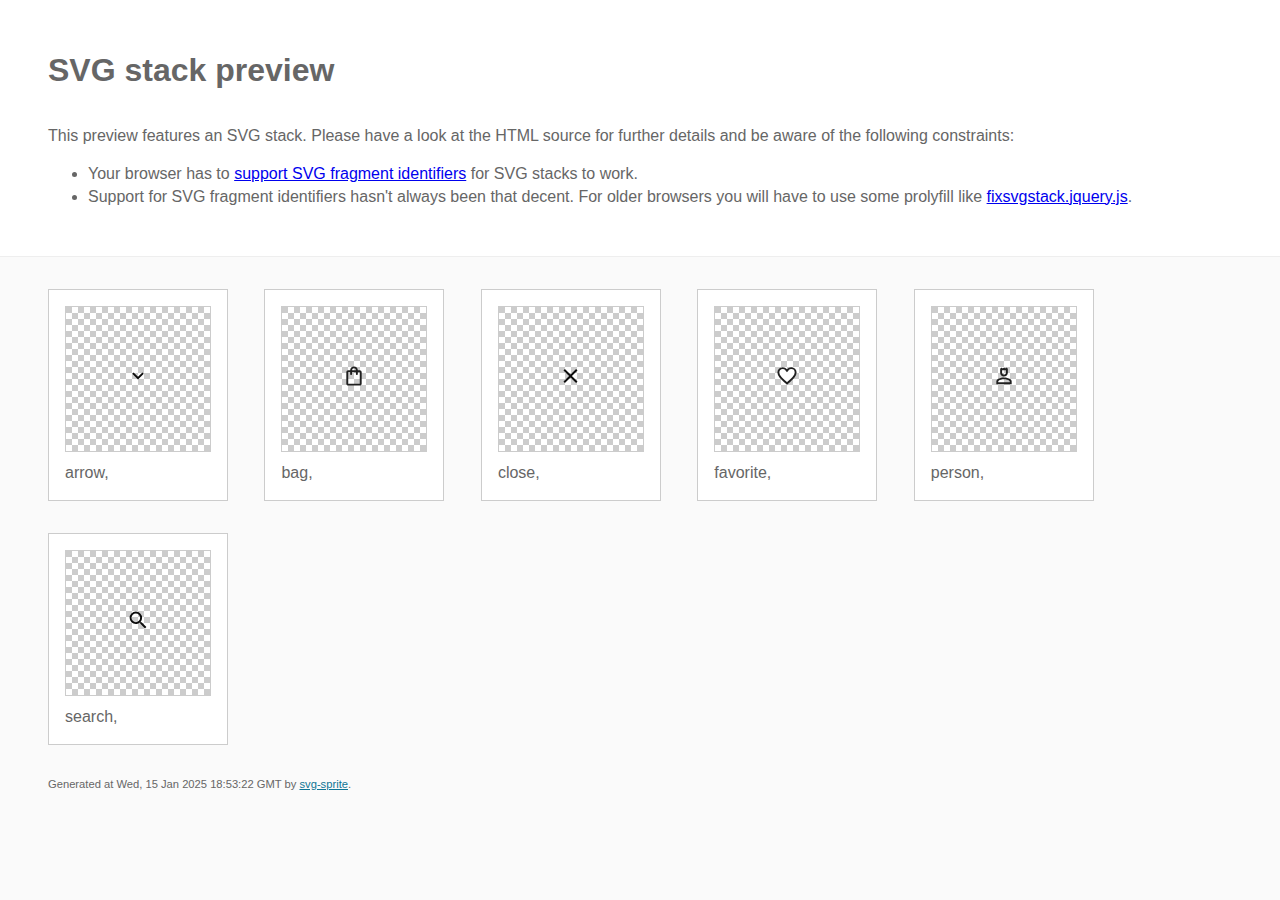
<file: docs/img/svgsprite/stack/sprite.stack.html>
<!doctype html>
<html lang="en">
    <head>
        <meta charset="utf-8">
        <title>SVG stack preview | svg-sprite</title>
        <style>
            body {
                padding: 0;
                margin: 0;
                color: #666;
                background: #fafafa;
                font-family: Arial, Helvetica, sans-serif;
                font-size: 1em;
                line-height: 1.4;
            }

            header {
                display: block;
                padding: 3em 3em 2em;
                background-color: #fff;
            }

            header p {
                margin: 2em 0 0;
            }

            section {
                border-top: 1px solid #eee;
                padding: 2em 3em 0;
            }

            section ul {
                margin: 0;
                padding: 0;
            }

            section li {
                display: inline-block;
                background-color: #fff;
                position: relative;
                margin: 0 2em 2em 0;
                vertical-align: top;
                border: 1px solid #ccc;
                padding: 1em 1em 3em;
                cursor: default;
            }

            .icon-box {
                margin: 0;
                width: 144px;
                height: 144px;
                position: relative;
                background: #ccc url("data:image/svg+xml,%3Csvg xmlns='http://www.w3.org/2000/svg' width='12' height='12'%3E%3Cpath fill='%23fff' d='M6 0h6v6H6zM0 6h6v6H0z'/%3E%3C/svg%3E") top left repeat;
                border: 1px solid #ccc;
                display: table-cell;
                vertical-align: middle;
                text-align: center;
            }

            .icon {
                display: inline-block;
            }

            h1 {
                margin-top: 0;
            }

            h2 {
                margin: 0;
                padding: 0;
                font-size: 1em;
                font-weight: 400;
                white-space: nowrap;
                overflow: hidden;
                text-overflow: ellipsis;
                position: absolute;
                left: 1em;
                right: 1em;
                bottom: 1em;
            }

            footer {
                display: block;
                margin: 0;
                padding: 0 3em 3em;
            }

            footer p {
                margin: 0;
                font-size: .7em;
            }

            footer a {
                color: #0f7595;
                margin-left: 0;
            }
        </style>

<!--
Sprite shape dimensions
====================================================================================================
You will need to set the sprite shape dimensions via CSS when you use them as stack SVGs, otherwise
they would become a huge 100% in size. You may use the following dimension classes for doing so.
They might well be outsourced to an external stylesheet of course.
-->

<style>
 .svg-arrow-dims { width: 24px; height: 24px; }
 .svg-bag-dims { width: 24px; height: 24px; }
 .svg-close-dims { width: 25px; height: 24px; }
 .svg-favorite-dims { width: 24px; height: 24px; }
 .svg-person-dims { width: 24px; height: 24px; }
 .svg-search-dims { width: 24px; height: 24px; }
</style>

<!--
====================================================================================================
-->

    </head>
    <body>
        <header>
            <h1>SVG stack preview</h1>
            <p>This preview features an SVG stack. Please have a look at the HTML source for further details and be aware of the following constraints:</p>
            <ul>
                <li>Your browser has to <a href="https://caniuse.com/svg-fragment" target="_blank" rel="noopener noreferrer">support SVG fragment identifiers</a> for SVG stacks to work.</li>
                <li>Support for SVG fragment identifiers hasn't always been that decent. For older browsers you will have to use some prolyfill like <a href="https://github.com/preciousforever/SVG-Stacker/blob/master/fixsvgstack.jquery.js" target="_blank" rel="noopener noreferrer">fixsvgstack.jquery.js</a>.</li>
            </ul>
        </header>
        <section>

<!--
SVG stack
====================================================================================================
These SVG images make use of fragment identifiers (IDs) to reference certain portions of the
external sprite. By default, all shapes inside the sprite are hidden by CSS. The `:target` pseudo
selector is used to show the very shape that is referenced by the fragment identifier.
-->

            <ul>

             <li title="arrow">
                    <div class="icon-box">
                        <img src="svg/sprite.stack.svg#arrow" class="svg-arrow-dims" alt="arrow">
                    </div>
                    <h2>arrow, </h2>
                </li>
             <li title="bag">
                    <div class="icon-box">
                        <img src="svg/sprite.stack.svg#bag" class="svg-bag-dims" alt="bag">
                    </div>
                    <h2>bag, </h2>
                </li>
             <li title="close">
                    <div class="icon-box">
                        <img src="svg/sprite.stack.svg#close" class="svg-close-dims" alt="close">
                    </div>
                    <h2>close, </h2>
                </li>
             <li title="favorite">
                    <div class="icon-box">
                        <img src="svg/sprite.stack.svg#favorite" class="svg-favorite-dims" alt="favorite">
                    </div>
                    <h2>favorite, </h2>
                </li>
             <li title="person">
                    <div class="icon-box">
                        <img src="svg/sprite.stack.svg#person" class="svg-person-dims" alt="person">
                    </div>
                    <h2>person, </h2>
                </li>
             <li title="search">
                    <div class="icon-box">
                        <img src="svg/sprite.stack.svg#search" class="svg-search-dims" alt="search">
                    </div>
                    <h2>search, </h2>
                </li>
         </ul>

<!--
====================================================================================================
-->

        </section>
        <footer>
            <p>Generated at Wed, 15 Jan 2025 18:53:22 GMT by <a href="https://github.com/svg-sprite/svg-sprite" target="_blank" rel="noopener noreferrer">svg-sprite</a>.</p>
        </footer>
    </body>
</html>
</file>
<file: docs/css/main.css>
@charset "UTF-8";@import url(https://fonts.googleapis.com/css?family=Montserrat:100,200,300,regular,500,600,700,800,900,100italic,200italic,300italic,italic,500italic,600italic,700italic,800italic,900italic);*{padding:0;margin:0;border:0}*,::after,::before{-webkit-box-sizing:border-box;box-sizing:border-box}a,a:hover,a:link,a:visited{text-decoration:none}aside,footer,header,legend,main,nav,section{display:block}h1,h2,h3,h4,h5,h6,p{font-size:inherit;font-weight:inherit}ul,ul li{list-style:none}img{vertical-align:top}img,svg{max-width:100%;height:auto}address{font-style:normal}input,select,textarea{background-color:transparent}button,input,select,textarea{font-family:inherit;font-size:inherit;color:inherit}input::-ms-clear{display:none}button,input[type=submit]{display:inline-block;-webkit-box-shadow:none;box-shadow:none;background-color:transparent;background:0 0;cursor:pointer}button:active,button:focus,input:active,input:focus{outline:0}button::-moz-focus-inner{padding:0;border:0}label{cursor:pointer}:root{--container-width:1254px;--container-padding:15px;--font-main:"Montserrat", sans-serif;--font-accent:"Montserrat", sans-serif;--font-titles:var(--font-accent);--page-bg:#fff;--text-color:#000;--accent:#ac182c;--link-color:#2578c8;--laptop-size:1199px;--tablet-size:959px;--mobile-size:599px;--primary:#748c70;--black:#0c0c0c;--white:#fff;--primary-primary25:#f0f2ef;--primary-primary50:#d1d9cf;--primary-primary100:#b2bfaf;--primary-primary200:#a2b39f;--primary-primary300:#93a690;--primary-primary400:#839980;--primary-primary-600:#5a6d57;--primary-primary-700:#404e3e;--primary-primary750:#343e32;--primary-primary800:#272f25;--primary-primary900:#0d100c;--neutral-backgroundfaf9f5:#faf9f5;--neutral-graydfdfdf:#dfdfdf;--neutral-grayededed:#ededed;--neutral-grayf9f9f9:#f9f9f9;--neutral-graycbcbcb:#cbcbcb;--neutral-grayadadad:#adadad;--neutral-gray868686:#868686;--neutral-gray606060:#606060;--neutral-gray404040:#404040;--neutral-gray202020:#202020;--neutral-gray0c0c0c:#0c0c0c;--state-color-warning-bg:#f7e4c9;--state-color-warning-light:#ecbb77;--state-color-warning:#e09126;--state-color-error-bg:#fff2f2;--state-color-error-light:#ed2e2e;--state-color-error:#c30000;--state-color-success-bg:#f3fdfa;--state-color-success-light:#00ba88;--state-color-success:#00966d;--font-family:"Montserrat", sans-serif}.dark{--page-bg:#252526;--text-color:#fff}html{scroll-behavior:smooth;background-color:#272727}body{background-color:var(--page-bg);color:var(--text-color);font-family:var(--font-main);text-wrap:balance}img{display:block}a{color:var(--link-color)}code,pre.code{background-color:#e9f1f6;padding:.2rem;border-radius:4px}pre.code{overflow-x:auto;padding:1rem}.docs{display:grid;line-height:1.5}.docs p{margin:1rem 0}.docs ol,.docs ul{padding-left:2rem}.docs ol li,.docs ul li{list-style:disc;margin-bottom:.5rem}.docs ol li{list-style:decimal}.docs section,.docs section.docs{padding:40px 0}.docs section+section{border-top:1px solid #dae5e9}.docs small{font-size:1rem;color:#acacac}.docs .title-1:first-child,.docs .title-2:first-child{margin-top:0!important}.test,.test-2{width:600px;height:300px;margin:50px auto;background-color:#999;background-position:center center;background-size:cover;background-repeat:no-repeat}.test{background-image:url(./../img/project-02.jpg)}.test-2{background-image:-webkit-image-set(url(./../img/project-02.jpg) 1x,url(./../img/project-02@2x.jpg) 2x);background-image:image-set(url(./../img/project-02.jpg) 1x,url(./../img/project-02@2x.jpg) 2x)}.font-1{font-family:"Montserrat";font-weight:700;font-style:italic}.font-2{font-family:"FirasansBook";font-weight:400}.none{display:none!important}.visually-hidden{position:absolute;width:1px;height:1px;margin:-1px;border:0;padding:0;white-space:nowrap;-webkit-clip-path:inset(100%);clip-path:inset(100%);clip:rect(0 0 0 0);overflow:hidden}.no-scroll{overflow-y:hidden}.text-left{text-align:left}.text-right{text-align:right}.text-center{text-align:center}.d-flex{display:-webkit-box;display:-ms-flexbox;display:flex}.flex-center{-webkit-box-pack:center;-ms-flex-pack:center;justify-content:center}.content-demo{margin-bottom:5rem;padding:1rem;background-color:#dadada}.container,.container-full{padding:0 var(--container-padding)}.container{margin:0 auto;max-width:var(--container-width);width:100%}.container-full{max-width:100%}.container-left-50,.container-right-50{padding:0 var(--container-padding);max-width:50%}.container-right-50{margin-left:auto}.container-right{padding-left:calc((100% - var(--container-width))/2 + var(--container-padding))}.container-left{padding-right:calc((100% - var(--container-width))/2 + var(--container-padding))}.container-half-left{padding-right:calc((100% - var(--container-width))/2 + var(--container-width)/2);padding-left:calc((100% - var(--container-width))/2 + var(--container-padding))}.container-half-right{padding-left:calc((100% - var(--container-width))/2 + var(--container-width)/2);padding-right:calc((100% - var(--container-width))/2 + var(--container-padding))}.account,body,html{display:-webkit-box;display:-ms-flexbox;display:flex}body,html{min-height:100vh;-webkit-box-orient:vertical;-webkit-box-direction:normal;-ms-flex-direction:column;flex-direction:column}.account{-webkit-box-align:center;-ms-flex-align:center;align-items:center;gap:24px}.account a{display:inline-block;-webkit-transition:all .2s ease-in;transition:all .2s ease-in}.account a:hover{background-color:var(--neutral-grayededed)}.account__menu{display:none}.best__title-wrapper{margin-bottom:24px;display:-webkit-box;display:-ms-flexbox;display:flex;-webkit-box-pack:justify;-ms-flex-pack:justify;justify-content:space-between;-webkit-box-align:center;-ms-flex-align:center;align-items:center}.btn,a.btn{display:inline-block;padding:8px;min-width:185px;height:40px;font-family:var(--font-family);font-weight:400;font-size:14px;line-height:1.71;text-transform:capitalize;text-align:center;color:var(--black);background-color:var(--white);-webkit-transition:all .2s ease-in;transition:all .2s ease-in}.btn:hover,a.btn:hover{background:var(--neutral-grayededed)}.btn--small,a.btn--small{min-width:unset;padding-left:15px;padding-right:15px}.btn-outline,a.btn-outline{display:inline-block;display:-webkit-box;display:-ms-flexbox;display:flex;gap:4px;-webkit-box-pack:center;-ms-flex-pack:center;justify-content:center;-webkit-box-align:center;-ms-flex-align:center;align-items:center;border:1px solid var(--primary-primary-600);padding:8px;font-family:var(--font-family);font-weight:400;font-size:14px;line-height:171%;text-transform:capitalize;text-align:center;color:var(--primary-primary-600)}.btn-outline:hover,a.btn-outline:hover{color:var(--primary-primary-700)}.card-collection{position:relative}.card-collection__link{position:absolute;right:16px;bottom:16px}.card{position:relative}.card__fav-btn{position:absolute;top:24px;right:24px;z-index:9}.card__btn-fav:hover .icon--favorite{stroke:#e33279}.card__btn-fav--selected .icon--favorite{fill:var(--state-color-error);stroke:var(--state-color-error)}.card__btn-fav--selected .icon--favorite:hover{stroke:var(--state-color-error)}.card__body{padding:5.5px 8px;display:grid;gap:8px}.card__title{font-family:var(--font-family);font-weight:700;font-size:16px;line-height:140%;text-transform:capitalize}.card__title,.card__title a{color:var(--black)}.card-collection__link .btn::after,.card__title a::after{content:"";position:absolute;top:0;left:0;height:100%;width:100%}.card__cols{display:grid;grid-template-columns:1fr auto}.card__desc,.card__price{font-family:var(--font-family);font-weight:400;font-size:16px;line-height:180%;text-transform:capitalize;color:var(--black)}.card__price{text-align:right;font-weight:700}.card__colors{display:-webkit-box;display:-ms-flexbox;display:flex;gap:8px;-webkit-box-align:center;-ms-flex-align:center;align-items:center}.collection__title{margin-bottom:24px}.collection__cols{display:grid;grid-template-columns:1fr 1fr;gap:24px}.collection__col{display:-webkit-box;display:-ms-flexbox;display:flex;-webkit-box-orient:vertical;-webkit-box-direction:normal;-ms-flex-direction:column;flex-direction:column;gap:64px;-webkit-box-pack:justify;-ms-flex-pack:justify;justify-content:space-between}.color{width:24px;height:24px;border-radius:50%;background-color:gray}.color--black{background-color:var(--black)}.color--blue{background-color:#7dc3eb}.color--green{background-color:var(--primary)}.color--navy{background-color:#19418e}.color--pink{background-color:#d0a5ea}.color--olive{background-color:#909225}.color--white{background-color:var(--white);border:1px solid #d0d0d0}.follow__title{margin-bottom:24px}.follow__grid{display:grid;grid-template-columns:repeat(4,1fr);grid-template-rows:1fr 1fr}.follow__grid>:first-child{grid-column:span 2;grid-row:span 2}.follow__grid img{width:100%;height:100%;-o-object-fit:cover;object-fit:cover}.footer{margin-top:88px;background-color:#000;padding:24px 0;font-family:var(--font-family);font-weight:400;font-size:12px;line-height:180%;text-transform:capitalize;color:var(--neutral-graycbcbcb)}.header{position:relative;z-index:199;padding:16px 0 18px;background-color:#fff}.header__row{display:-webkit-box;display:-ms-flexbox;display:flex;-webkit-box-pack:justify;-ms-flex-pack:justify;justify-content:space-between;-webkit-box-align:center;-ms-flex-align:center;align-items:center}.header__logo{-ms-flex-negative:0;flex-shrink:0}.header__nav{margin-left:auto}.header__account--first{margin-left:auto;margin-right:24px}.header__nav-btn{display:none}.hero{height:600px;padding-bottom:103px;background-color:#999;background-image:url(./../img/hero/hero.jpg);background-position:30% center;background-size:cover;background-repeat:no-repeat}.hero .container{height:100%}.hero__content{height:100%;-webkit-box-align:start;-ms-flex-align:start;align-items:flex-start;display:-webkit-box;display:-ms-flexbox;display:flex;-webkit-box-orient:vertical;-webkit-box-direction:normal;-ms-flex-direction:column;flex-direction:column;-webkit-box-pack:end;-ms-flex-pack:end;justify-content:flex-end;gap:27px}.hero__title{max-width:494px;font-family:var(--font-family);font-style:italic;font-weight:500;font-size:34px;line-height:180%;text-transform:capitalize;color:var(--black)}.icons-wrapper{padding:30px 0;display:-webkit-box;display:-ms-flexbox;display:flex;-webkit-column-gap:30px;-moz-column-gap:30px;column-gap:30px}.icon{fill:transparent;stroke:transparent;width:24px;height:24px}.icon--person,.icon--search{fill:#0c0c0c}.icon--favorite{stroke:#0c0c0c;fill:#fff}.icon--arrow,.icon--bag,.icon--menu{fill:#0c0c0c}.logo{font-size:32px}.main,.mobile-nav{display:-webkit-box;display:-ms-flexbox;display:flex;-webkit-box-orient:vertical;-webkit-box-direction:normal;-ms-flex-direction:column;flex-direction:column}.main{gap:88px}.mobile-nav{position:fixed;top:-100%;width:100%;height:100%;z-index:99;padding:106px 20px 56px;background:#fff;-webkit-transition:all .2s ease-in;transition:all .2s ease-in;overflow-y:auto}.mobile-nav--open{top:0}.mobile-nav a{color:#000}.mobile-nav__links{margin-bottom:84px}.mobile-links{display:grid;gap:32px}.mobile-links__parent{border-bottom:1px solid var(--black)}.mobile-links__parent-btn{width:100%;display:-webkit-box;display:-ms-flexbox;display:flex;-webkit-box-pack:justify;-ms-flex-pack:justify;justify-content:space-between}.mobile-links__parent-title{font-family:var(--font-family);font-weight:400;font-size:14px;line-height:180%;text-transform:capitalize;color:var(--black)}.mobile-links__parent-btn__icon,.mobile-sub{-webkit-transition:all .2s ease-in;transition:all .2s ease-in}.active .mobile-links__parent-btn__icon{-webkit-transform:rotate(-180deg);-ms-transform:rotate(-180deg);transform:rotate(-180deg)}.mobile-sub{max-height:0;overflow:hidden}.mobile-sub-list{display:grid;gap:16px;padding:24px 0 16px 35px}.mobile-sub-list__item{font-family:var(--font-family);font-weight:400;font-size:14px;line-height:180%;text-transform:capitalize;color:var(--neutral-gray404040)}.mobile-sub-list__link{display:inline-block;width:100%;padding-top:7px;color:var(--neutral-gray404040)}.mobile-sub-list__link:hover,.nav__list a.active{color:#000}.mobile-nav__btns{margin-top:auto;border-top:1px solid var(--neutral-graycbcbcb);padding-top:14px;display:grid;grid-template-columns:1fr 1fr;gap:16px}.mobile-nav-btn{--time:0.1s;--width:18px;--height:12px;--line-height:2px;--spacing:3px;--color:#0c0c0c;--radius:0px;height:calc(var(--line-height)*3 + var(--spacing)*2);width:var(--width);display:-webkit-box;display:-ms-flexbox;display:flex;-webkit-box-pack:center;-ms-flex-pack:center;justify-content:center;-webkit-box-align:center;-ms-flex-align:center;align-items:center}.nav-icon,.nav-icon::after,.nav-icon::before{position:relative;width:var(--width);height:var(--line-height);background-color:var(--color);border-radius:var(--radius)}.nav-icon::after,.nav-icon::before{content:"";display:block;position:absolute;left:0;-webkit-transition:top var(--time) linear var(--time),-webkit-transform var(--time) ease-in;transition:transform var(--time) ease-in,top var(--time) linear var(--time);transition:transform var(--time) ease-in,top var(--time) linear var(--time),-webkit-transform var(--time) ease-in}.nav-icon::before{top:calc(-1*(var(--line-height) + var(--spacing)))}.nav-icon::after{top:calc(var(--line-height) + var(--spacing))}.nav-icon.nav-icon--active{background-color:transparent}.nav-icon.nav-icon--active::after,.nav-icon.nav-icon--active::before{top:0;-webkit-transition:top var(--time) linear,-webkit-transform var(--time) ease-in var(--time);transition:top var(--time) linear,transform var(--time) ease-in var(--time);transition:top var(--time) linear,transform var(--time) ease-in var(--time),-webkit-transform var(--time) ease-in var(--time)}.nav-icon.nav-icon--active::before{-webkit-transform:rotate(45deg);-ms-transform:rotate(45deg);transform:rotate(45deg)}.nav-icon.nav-icon--active::after{-webkit-transform:rotate(-45deg);-ms-transform:rotate(-45deg);transform:rotate(-45deg)}.mobile-nav-btn{z-index:999}.nav{font-family:var(--font-family);font-weight:400;font-size:18px;line-height:180%;text-transform:capitalize;text-align:center;color:var(--neutral-gray404040)}.nav__list{display:-webkit-box;display:-ms-flexbox;display:flex;-webkit-column-gap:30px;-moz-column-gap:30px;column-gap:30px}.nav__list a{color:var(--neutral-gray404040)}.swiper{width:100%;padding-bottom:32px!important}.swiper-pagination-bullet{width:14px!important;height:14px!important;background-color:var(--neutral-grayadadad)!important;opacity:1!important}.swiper-pagination-bullet-active{background-color:var(--neutral-graydfdfdf)!important}.swiper-horizontal>.swiper-pagination-bullets .swiper-pagination-bullet,.swiper-pagination-horizontal.swiper-pagination-bullets .swiper-pagination-bullet{margin-left:8px!important;margin-right:8px!important}.swiper-horizontal>.swiper-pagination-bullets,.swiper-pagination-bullets.swiper-pagination-horizontal,.swiper-pagination-custom,.swiper-pagination-fraction{bottom:0!important}.title{font-family:var(--font-family);font-weight:600;font-size:32px;line-height:140%;text-transform:capitalize;color:var(--black)}.title-1,.title-2,.title-3,.title-4{margin:1em 0 .5em;font-size:38px;font-weight:700;font-family:var(--font-titles)}.title-2,.title-3,.title-4{font-size:32px}.title-3,.title-4{font-size:26px}.title-4{font-size:18px}.top-info{position:relative;z-index:199;padding:8px 0 7px;text-align:center;font-family:var(--font-family);font-weight:600;font-size:12px;letter-spacing:.07em;text-transform:capitalize;background-color:var(--primary-primary-600);color:var(--white)}@media (max-width:1274px){.container-right{padding-left:var(--container-padding)}.container-left{padding-right:var(--container-padding)}.container-half-left{padding-left:var(--container-padding)}.container-half-right{padding-right:var(--container-padding)}.account{gap:12px}.color{width:16px;height:16px}.header__account--first{margin-right:12px}.hero__title{max-width:250px}.nav{font-size:16px}.nav__list{-webkit-column-gap:15px;-moz-column-gap:15px;column-gap:15px}}@media (max-width:780px){.container-left-50,.container-right-50{max-width:100%}.container-half-left,.container-half-right{padding:0 var(--container-padding)}.account__search{display:none}.account__menu{display:block}.best__title-wrapper{margin-bottom:8px}.best__link{display:none}.btn,a.btn{padding:8px 9px;min-width:unset}.btn--mobile-wide,a.btn--mobile-wide{min-width:unset;width:100%;text-align:left;padding:8px 16px}.card-collection__link{position:static}.card__fav-btn{top:10px;right:10px}.card__body{padding:0}.card__title{font-weight:600;font-size:14px}.card__cols{-ms-flex-wrap:wrap;flex-wrap:wrap}.card__desc,.card__price{font-size:14px;line-height:140%}.card__price{font-weight:600}.collection__title{margin-bottom:8px}.collection__cols{gap:16px}.collection__col{gap:24px}.follow__title{margin-bottom:8px}.follow__grid{grid-template-columns:repeat(2,1fr);grid-template-rows:4,1fr}.footer{margin-top:24px;padding:8px 0}.header{padding:4px 0 8px}.header__nav{display:none}.header__account--first{-webkit-box-ordinal-group:0;-ms-flex-order:-1;order:-1;margin-left:unset}.hero{height:551px;padding-bottom:16px}.hero__content{gap:32px}.hero__title{max-width:168px;font-size:20px}.main{gap:24px}.swiper{padding-bottom:20px!important}.swiper-pagination-bullet{width:8px!important;height:8px!important}.title{font-weight:700;font-size:20px}.top-info{padding:0;font-weight:400;font-size:10px;line-height:140%}}@media (-webkit-min-device-pixel-ratio:2),(min-resolution:192dpi){.test{background-image:url(./../img/project-02@2x.jpg)}.hero{background-image:url(./../img/hero/hero@2x.jpg)}}
/*# sourceMappingURL=[data-uri] */
</file>
